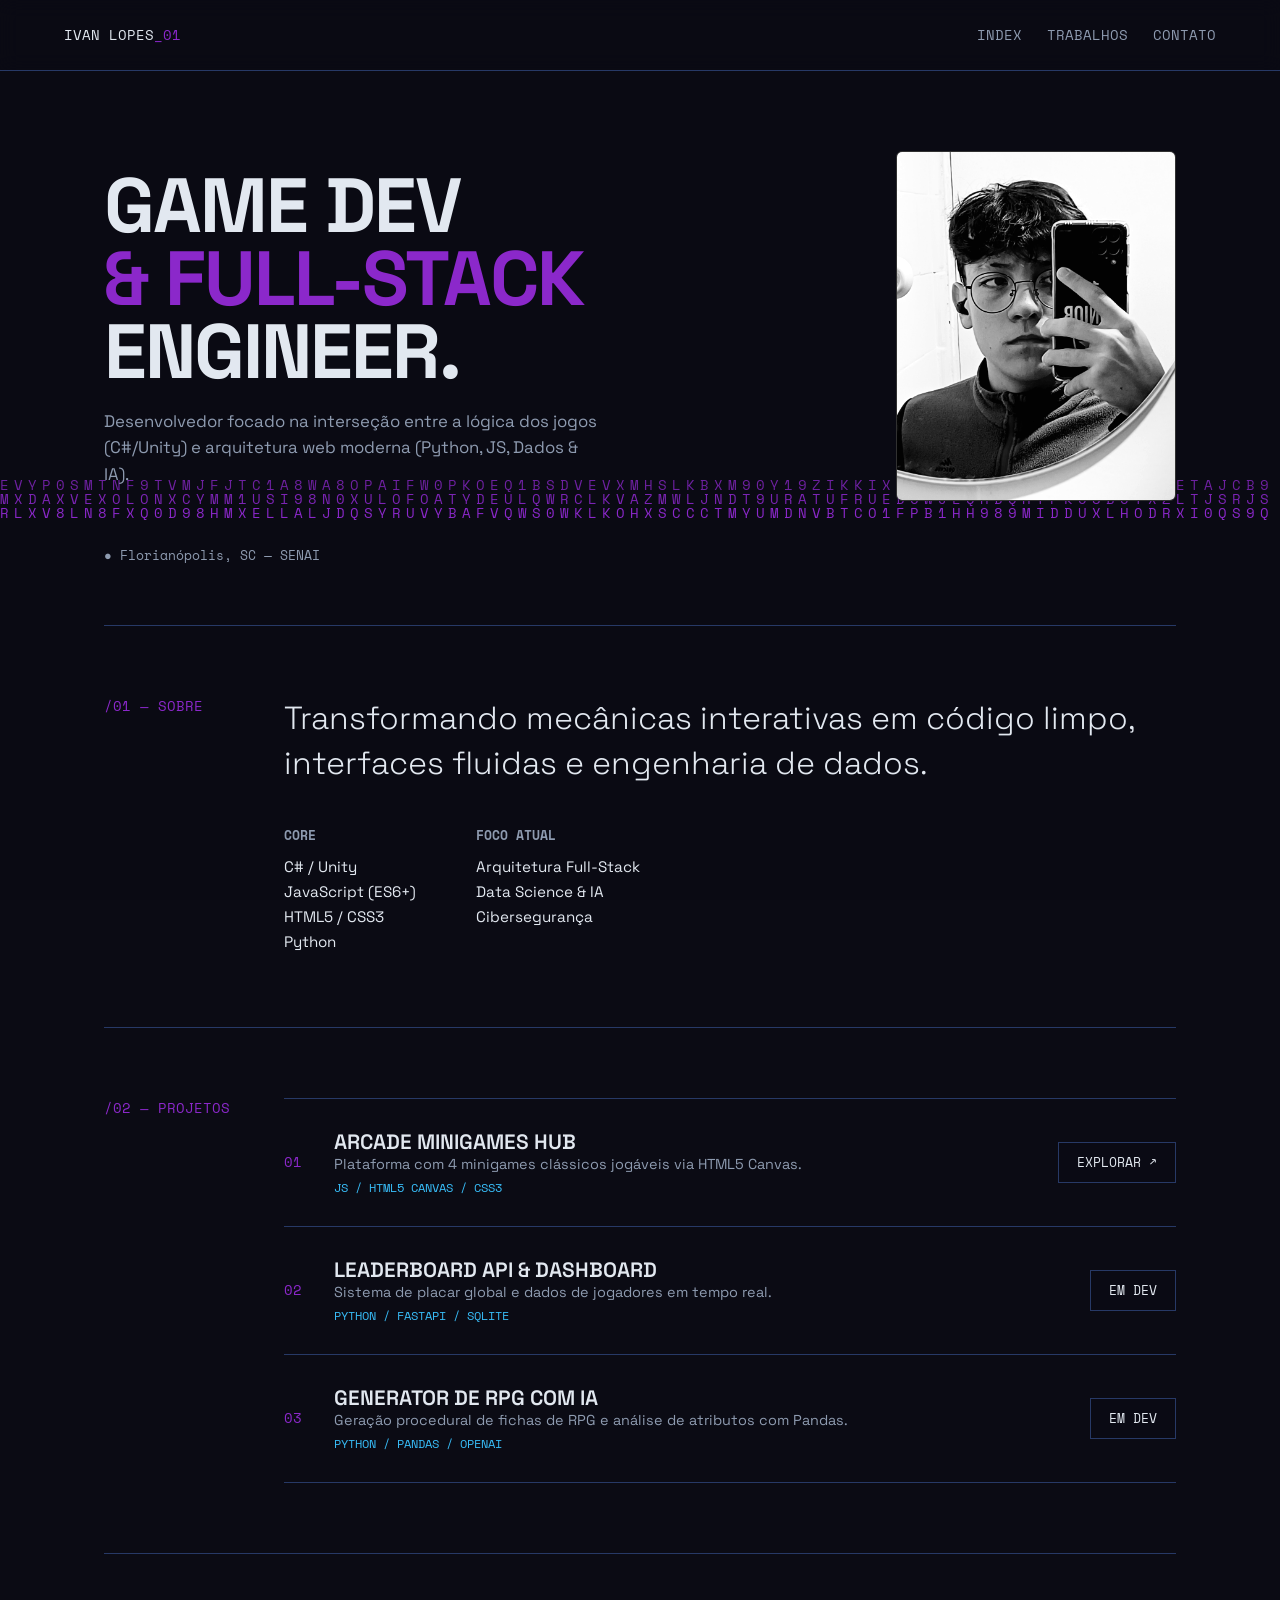
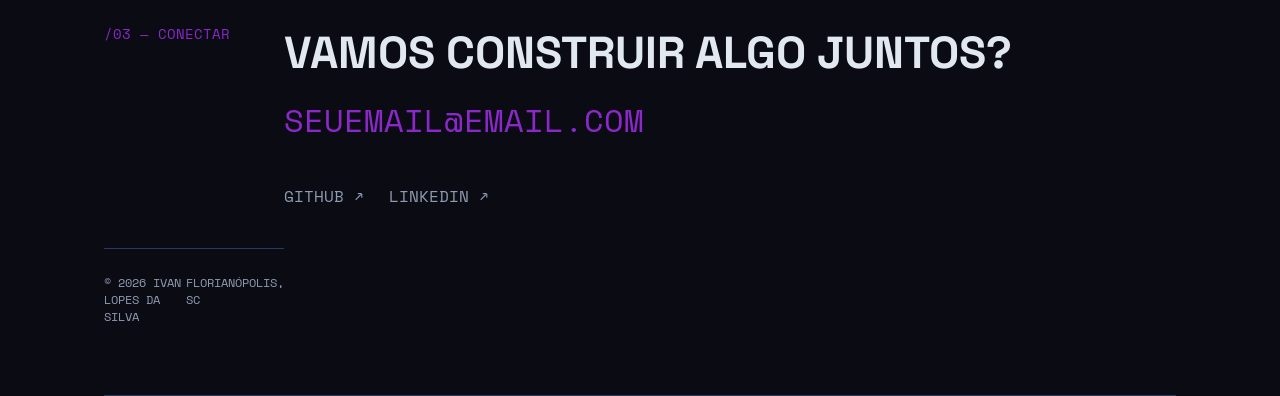
<file: index.html>
<!DOCTYPE html>
<html lang="pt-BR">
<head>
    <meta charset="UTF-8">
    <meta name="viewport" content="width=device-width, initial-scale=1.0">
    <title>Ivan Lopes | Game Dev & Full-Stack</title>
    <link rel="preconnect" href="https://fonts.googleapis.com">
    <link rel="preconnect" href="https://fonts.gstatic.com" crossorigin>
    <link href="https://fonts.googleapis.com/css2?family=Space+Grotesk:wght@400;600;700&family=Space+Mono:wght@400;700&display=swap" rel="stylesheet">
    <link rel="stylesheet" href="style.css">
</head>
<body>

    <!-- Canvas de Chuva Digital no Fundo -->
    <canvas id="bgCanvas"></canvas>

    <header>
        <div class="brand-id">IVAN LOPES<span>_01</span></div>
        <nav>
            <a href="#sobre">INDEX</a>
            <a href="#projetos">TRABALHOS</a>
            <a href="#contato">CONTATO</a>
        </nav>
    </header>

    <main>
        <section class="hero-editorial">
            <div class="hero-layout">
                <div class="hero-text-block">
                    <h1 class="hero-title">
                        GAME DEV<br>
                        <span class="purple-accent">& FULL-STACK</span><br>
                        ENGINEER.
                    </h1>
                    <p class="bio-text">
                        Desenvolvedor focado na interseção entre a lógica dos jogos (C#/Unity) e arquitetura web moderna (Python, JS, Dados & IA).
                    </p>
                </div>
                <div class="hero-image-block">
                    <img src="foto.jpg" alt="Ivan Lopes" class="profile-photo">
                </div>
            </div>

            <div class="hero-meta">
                <p>● Florianópolis, SC — SENAI</p>
            </div>
        </section>

        <section id="sobre" class="editorial-section">
            <div class="section-label">/01 — SOBRE</div>
            <div class="editorial-content">
                <p class="big-statement">
                    Transformando mecânicas interativas em código limpo, interfaces fluidas e engenharia de dados.
                </p>
                <div class="skills-list">
                    <div class="skill-column">
                        <h4>CORE</h4>
                        <ul>
                            <li>C# / Unity</li>
                            <li>JavaScript (ES6+)</li>
                            <li>HTML5 / CSS3</li>
                            <li>Python</li>
                        </ul>
                    </div>
                    <div class="skill-column">
                        <h4>FOCO ATUAL</h4>
                        <ul>
                            <li>Arquitetura Full-Stack</li>
                            <li>Data Science & IA</li>
                            <li>Cibersegurança</li>
                        </ul>
                    </div>
                </div>
            </div>
        </section>

        <section id="projetos" class="editorial-section">
            <div class="section-label">/02 — PROJETOS</div>
            <div class="project-list">
                
                <article class="project-item">
                    <span class="p-num">01</span>
                    <div class="p-info">
                        <h3>ARCADE MINIGAMES HUB</h3>
                        <p>Plataforma com 4 minigames clássicos jogáveis via HTML5 Canvas.</p>
                        <div class="p-techs">JS / HTML5 CANVAS / CSS3</div>
                    </div>
                    <a href="minigames.html" class="p-action">EXPLORAR ↗</a>
                </article>

                <article class="project-item">
                    <span class="p-num">02</span>
                    <div class="p-info">
                        <h3>LEADERBOARD API & DASHBOARD</h3>
                        <p>Sistema de placar global e dados de jogadores em tempo real.</p>
                        <div class="p-techs">PYTHON / FASTAPI / SQLITE</div>
                    </div>
                    <a href="#" class="p-action">EM DEV</a>
                </article>

                <article class="project-item">
                    <span class="p-num">03</span>
                    <div class="p-info">
                        <h3>GENERATOR DE RPG COM IA</h3>
                        <p>Geração procedural de fichas de RPG e análise de atributos com Pandas.</p>
                        <div class="p-techs">PYTHON / PANDAS / OPENAI</div>
                    </div>
                    <a href="#" class="p-action">EM DEV</a>
                </article>

            </div>
        </section>

        <footer id="contato" class="editorial-section">
            <div class="section-label">/03 — CONECTAR</div>
            <div class="footer-main">
                <h2>VAMOS CONSTRUIR ALGO JUNTOS?</h2>
                <a href="mailto:seuemail@email.com" class="email-link">SEUEMAIL@EMAIL.COM</a>
                
                <div class="footer-nav">
                    <a href="https://github.com" target="_blank">GITHUB ↗</a>
                    <a href="https://linkedin.com" target="_blank">LINKEDIN ↗</a>
                </div>
            </div>
            <div class="copyright-line">
                <span>© 2026 IVAN LOPES DA SILVA</span>
                <span>FLORIANÓPOLIS, SC</span>
            </div>
        </footer>
    </main>

    <script>
        const bgCanvas = document.getElementById('bgCanvas');
        const bgCtx = bgCanvas.getContext('2d');

        function resizeCanvas() {
            bgCanvas.width = window.innerWidth;
            bgCanvas.height = window.innerHeight;
        }
        resizeCanvas();
        window.addEventListener('resize', resizeCanvas);

        const chars = '0189ABCDEFHIJKLMNOPQRSTUVWXYZ';
        const fontSize = 14;
        let columns = Math.floor(bgCanvas.width / fontSize);
        let drops = Array(columns).fill(1);

        function drawBackground() {
            bgCtx.fillStyle = 'rgba(11, 11, 20, 0.12)';
            bgCtx.fillRect(0, 0, bgCanvas.width, bgCanvas.height);

            bgCtx.fillStyle = '#8b28ca';
            bgCtx.font = fontSize + 'px "Space Mono"';

            for (let i = 0; i < drops.length; i++) {
                const text = chars[Math.floor(Math.random() * chars.length)];
                bgCtx.fillText(text, i * fontSize, drops[i] * fontSize);

                if (drops[i] * fontSize > bgCanvas.height && Math.random() > 0.975) {
                    drops[i] = 0;
                }
                drops[i]++;
            }
        }
        setInterval(drawBackground, 40);
    </script>
</body>
</html>
</file>
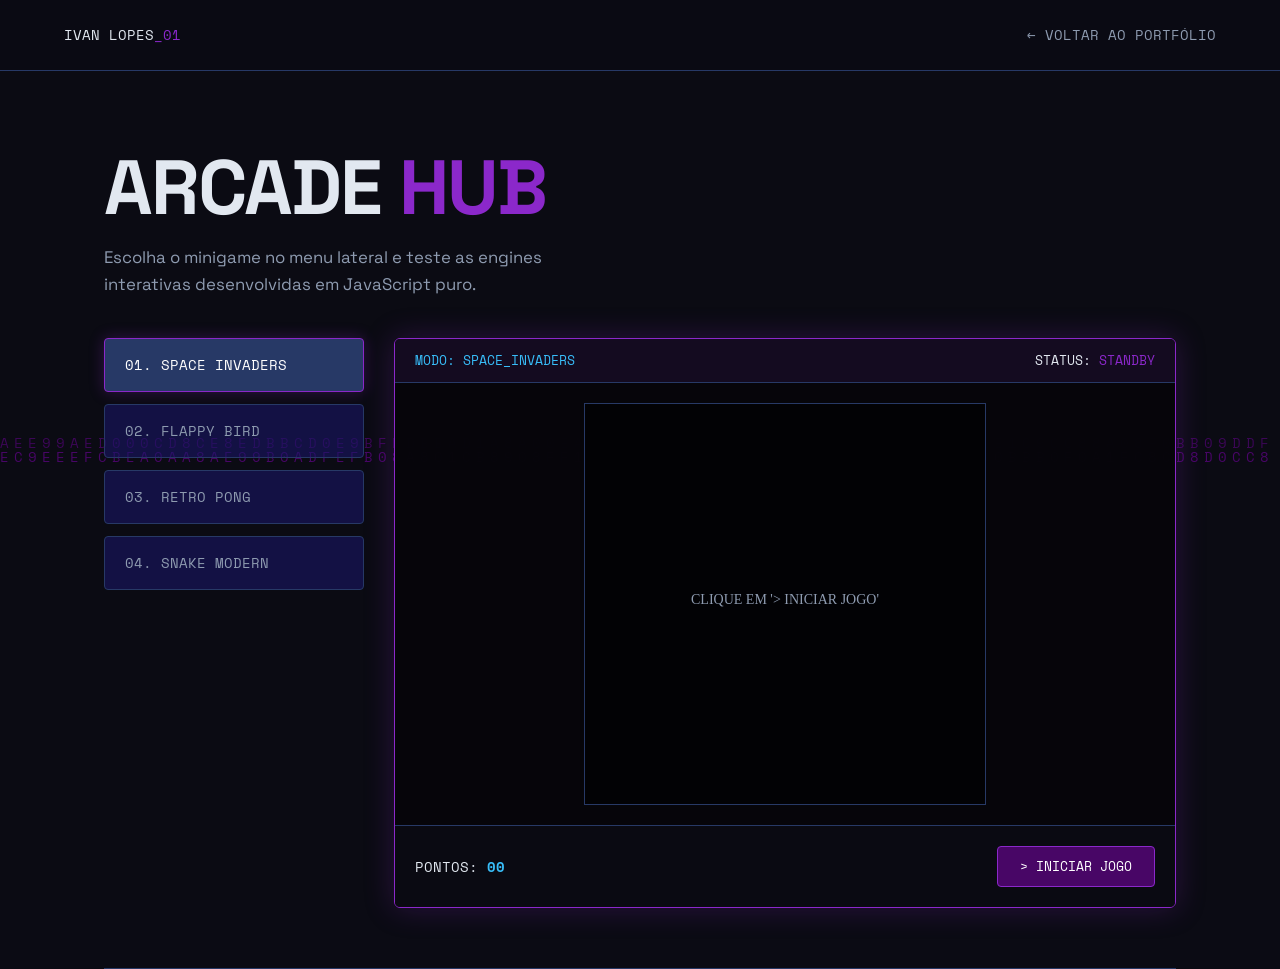
<file: minigames.html>
<!DOCTYPE html>
<html lang="pt-BR">
<head>
    <meta charset="UTF-8">
    <meta name="viewport" content="width=device-width, initial-scale=1.0">
    <title>Arcade Hub | Ivan Lopes</title>
    <link rel="preconnect" href="https://fonts.googleapis.com">
    <link rel="preconnect" href="https://fonts.gstatic.com" crossorigin>
    <link href="https://fonts.googleapis.com/css2?family=Space+Grotesk:wght@400;700&family=Space+Mono:wght@400;700&display=swap" rel="stylesheet">
    <link rel="stylesheet" href="style.css">
    <style>
        .arcade-layout {
            display: grid;
            grid-template-columns: 260px 1fr;
            gap: 30px;
            margin-top: 40px;
            align-items: start;
        }

        .game-selector {
            display: flex;
            flex-direction: column;
            gap: 12px;
        }

        .game-btn {
            font-family: var(--font-mono);
            font-size: 0.85rem;
            text-align: left;
            padding: 16px 20px;
            background: rgba(25, 23, 102, 0.6);
            border: 1px solid var(--line-color);
            color: var(--text-muted);
            cursor: pointer;
            transition: all 0.3s;
            border-radius: 4px;
        }

        .game-btn:hover, .game-btn.active {
            border-color: var(--accent-violet);
            color: #FFF;
            background: var(--surface-hover);
            box-shadow: 0 0 15px rgba(139, 40, 202, 0.3);
        }

        .terminal-box {
            width: 100%;
            background: rgba(0, 0, 0, 0.85);
            border: 1px solid var(--accent-violet);
            border-radius: 6px;
            overflow: hidden;
            box-shadow: 0 0 30px rgba(139, 40, 202, 0.25);
        }

        .terminal-header {
            background: #140b20;
            padding: 12px 20px;
            border-bottom: 1px solid var(--line-color);
            display: flex;
            justify-content: space-between;
            align-items: center;
            font-family: var(--font-mono);
            font-size: 0.8rem;
        }

        .canvas-container {
            display: flex;
            justify-content: center;
            align-items: center;
            padding: 20px;
            background: rgba(7, 6, 12, 0.9);
        }

        #gameCanvas {
            background-color: #020205;
            border: 1px solid var(--line-color);
        }

        .terminal-controls {
            padding: 20px;
            background: rgba(11, 11, 20, 0.95);
            border-top: 1px solid var(--line-color);
            display: flex;
            justify-content: space-between;
            align-items: center;
        }

        .score-display {
            font-family: var(--font-mono);
            font-size: 0.9rem;
        }

        .score-display span {
            color: var(--accent-cyan);
            font-weight: bold;
        }

        .btn-arcade {
            font-family: var(--font-mono);
            font-size: 0.8rem;
            color: #FFF;
            background: var(--accent-purple);
            border: 1px solid var(--accent-violet);
            padding: 10px 22px;
            cursor: pointer;
            border-radius: 4px;
            transition: all 0.3s;
        }

        .btn-arcade:hover {
            background: var(--accent-violet);
            box-shadow: 0 0 15px rgba(139, 40, 202, 0.5);
        }

        @media (max-width: 850px) {
            .arcade-layout { grid-template-columns: 1fr; }
        }
    </style>
</head>
<body>

    <canvas id="bgCanvas"></canvas>

    <header>
        <div class="brand-id">IVAN LOPES<span>_01</span></div>
        <nav>
            <a href="index.html">← VOLTAR AO PORTFÓLIO</a>
        </nav>
    </header>

    <main>
        <section class="hero-editorial">
            <h1 class="hero-title">
                ARCADE <span class="purple-accent">HUB</span>
            </h1>
            <p class="bio-text">
                Escolha o minigame no menu lateral e teste as engines interativas desenvolvidas em JavaScript puro.
            </p>

            <div class="arcade-layout">
                <div class="game-selector">
                    <button class="game-btn active" onclick="switchGame('invaders', this)">01. SPACE INVADERS</button>
                    <button class="game-btn" onclick="switchGame('flappy', this)">02. FLAPPY BIRD</button>
                    <button class="game-btn" onclick="switchGame('pong', this)">03. RETRO PONG</button>
                    <button class="game-btn" onclick="switchGame('snake', this)">04. SNAKE MODERN</button>
                </div>

                <div class="terminal-box">
                    <div class="terminal-header">
                        <div id="gameTitle" style="color: var(--accent-cyan);">MODO: SPACE_INVADERS</div>
                        <div>STATUS: <span id="sysStatus" style="color: var(--accent-violet);">STANDBY</span></div>
                    </div>

                    <div class="canvas-container">
                        <canvas id="gameCanvas" width="400" height="400"></canvas>
                    </div>

                    <div class="terminal-controls">
                        <div class="score-display">
                            PONTOS: <span id="score">00</span>
                        </div>
                        <button id="startBtn" class="btn-arcade">> INICIAR JOGO</button>
                    </div>
                </div>
            </div>
        </section>
    </main>

    <script>
        const bgCanvas = document.getElementById('bgCanvas');
        const bgCtx = bgCanvas.getContext('2d');
        function resizeBg() {
            bgCanvas.width = window.innerWidth;
            bgCanvas.height = window.innerHeight;
        }
        resizeBg();
        window.addEventListener('resize', resizeBg);

        const chars = '0189ABCDEF';
        const drops = Array(Math.floor(bgCanvas.width / 14)).fill(1);
        setInterval(() => {
            bgCtx.fillStyle = 'rgba(11, 11, 20, 0.2)';
            bgCtx.fillRect(0, 0, bgCanvas.width, bgCanvas.height);
            bgCtx.fillStyle = '#480666';
            bgCtx.font = '14px "Space Mono"';
            drops.forEach((y, i) => {
                bgCtx.fillText(chars[Math.floor(Math.random()*chars.length)], i * 14, y * 14);
                if (y * 14 > bgCanvas.height && Math.random() > 0.975) drops[i] = 0;
                drops[i]++;
            });
        }, 40);

        const canvas = document.getElementById('gameCanvas');
        const ctx = canvas.getContext('2d');
        const scoreEl = document.getElementById('score');
        const startBtn = document.getElementById('startBtn');
        const sysStatus = document.getElementById('sysStatus');
        const gameTitle = document.getElementById('gameTitle');

        let currentGame = 'invaders';
        let gameLoop = null;
        let score = 0;
        let active = false;

        function switchGame(game, btn) {
            stopGame();
            currentGame = game;
            document.querySelectorAll('.game-btn').forEach(b => b.classList.remove('active'));
            btn.classList.add('active');

            const titles = {
                'invaders': 'MODO: SPACE_INVADERS',
                'flappy': 'MODO: FLAPPY_BIRD',
                'pong': 'MODO: RETRO_PONG',
                'snake': 'MODO: SNAKE_MODERN'
            };
            gameTitle.textContent = titles[game];
            resetScreen();
        }

        function resetScreen() {
            active = false;
            sysStatus.textContent = "STANDBY";
            score = 0;
            scoreEl.textContent = "00";
            ctx.fillStyle = '#020205';
            ctx.fillRect(0, 0, canvas.width, canvas.height);
            ctx.fillStyle = '#8e9bb0';
            ctx.font = '14px "Space Mono"';
            ctx.textAlign = 'center';
            ctx.fillText("CLIQUE EM '> INICIAR JOGO'", canvas.width / 2, canvas.height / 2);
        }

        function stopGame() {
            if (gameLoop) clearInterval(gameLoop);
            active = false;
        }

        function startGame() {
            stopGame();
            active = true;
            sysStatus.textContent = "ONLINE";
            score = 0;
            scoreEl.textContent = "00";

            if (currentGame === 'invaders') setupInvaders();
            if (currentGame === 'flappy') setupFlappy();
            if (currentGame === 'pong') setupPong();
            if (currentGame === 'snake') setupSnake();
        }

        function gameOver(msg = "GAME OVER") {
            stopGame();
            sysStatus.textContent = "OFFLINE";
            ctx.fillStyle = 'rgba(7, 6, 12, 0.85)';
            ctx.fillRect(0, 0, canvas.width, canvas.height);
            ctx.fillStyle = '#8b28ca';
            ctx.font = 'bold 16px "Space Mono"';
            ctx.textAlign = 'center';
            ctx.fillText(msg, canvas.width / 2, canvas.height / 2);
        }

        let playerX, bullets, aliens;
        function setupInvaders() {
            playerX = 180; bullets = []; aliens = [];
            for (let r = 0; r < 3; r++) {
                for (let c = 0; c < 6; c++) {
                    aliens.push({ x: c * 50 + 50, y: r * 30 + 40, alive: true });
                }
            }
            gameLoop = setInterval(runInvaders, 30);
        }
        function runInvaders() {
            ctx.fillStyle = '#020205'; ctx.fillRect(0, 0, canvas.width, canvas.height);
            ctx.fillStyle = '#38bdf8'; ctx.fillRect(playerX, 360, 40, 10);

            bullets.forEach((b, i) => {
                b.y -= 7;
                ctx.fillStyle = '#8b28ca'; ctx.fillRect(b.x, b.y, 4, 10);
                if (b.y < 0) bullets.splice(i, 1);
            });

            aliens.forEach(a => {
                if (!a.alive) return;
                ctx.fillStyle = '#273966'; ctx.fillRect(a.x, a.y, 30, 18);
                bullets.forEach((b, bi) => {
                    if (b.x > a.x && b.x < a.x + 30 && b.y > a.y && b.y < a.y + 18) {
                        a.alive = false; bullets.splice(bi, 1);
                        score += 20; scoreEl.textContent = score;
                    }
                });
            });
            if (aliens.every(a => !a.alive)) gameOver("MISSÃO CUMPRIDA!");
        }

        let birdY, birdV, pipes;
        function setupFlappy() {
            birdY = 200; birdV = 0; pipes = [{ x: 400, top: 120, bottom: 120 }];
            gameLoop = setInterval(runFlappy, 30);
        }
        function runFlappy() {
            birdV += 0.55; birdY += birdV;
            if (birdY > canvas.height || birdY < 0) return gameOver();

            ctx.fillStyle = '#020205'; ctx.fillRect(0, 0, canvas.width, canvas.height);
            ctx.fillStyle = '#8b28ca'; ctx.fillRect(80, birdY, 16, 16);

            ctx.fillStyle = '#191766';
            pipes.forEach(p => {
                p.x -= 3;
                ctx.fillRect(p.x, 0, 40, p.top);
                ctx.fillRect(p.x, canvas.height - p.bottom, 40, p.bottom);
                if (p.x < -40) {
                    p.x = 400; p.top = Math.random() * 140 + 40; p.bottom = Math.random() * 140 + 40;
                    score += 10; scoreEl.textContent = score;
                }
                if (80 + 16 > p.x && 80 < p.x + 40 && (birdY < p.top || birdY + 16 > canvas.height - p.bottom)) gameOver();
            });
        }

        let bx, by, bsx, bsy, py, aipy;
        function setupPong() {
            bx = 200; by = 200; bsx = 4; bsy = 3; py = 160; aipy = 160;
            gameLoop = setInterval(runPong, 30);
        }
        function runPong() {
            bx += bsx; by += bsy;
            if (by < 0 || by > canvas.height) bsy *= -1;
            if (aipy + 35 < by) aipy += 2.5; else aipy -= 2.5;
            if (bx < 25 && by > py && by < py + 70) { bsx *= -1; score += 5; scoreEl.textContent = score; }
            if (bx > canvas.width - 25 && by > aipy && by < aipy + 70) bsx *= -1;
            if (bx < 0 || bx > canvas.width) return gameOver();

            ctx.fillStyle = '#020205'; ctx.fillRect(0, 0, canvas.width, canvas.height);
            ctx.fillStyle = '#38bdf8'; ctx.fillRect(15, py, 10, 70);
            ctx.fillStyle = '#8b28ca'; ctx.fillRect(canvas.width - 25, aipy, 10, 70);
            ctx.fillRect(bx, by, 8, 8);
        }

        let snake, food, dx, dy, grid = 20;
        function setupSnake() {
            snake = [{ x: 200, y: 200 }]; food = { x: 100, y: 100 }; dx = grid; dy = 0;
            gameLoop = setInterval(runSnake, 90);
        }
        function runSnake() {
            const head = { x: snake[0].x + dx, y: snake[0].y + dy };
            if (head.x < 0 || head.x >= canvas.width || head.y < 0 || head.y >= canvas.height || snake.some(s => s.x === head.x && s.y === head.y)) return gameOver();
            snake.unshift(head);
            if (head.x === food.x && head.y === food.y) {
                score += 10; scoreEl.textContent = score;
                food = { x: Math.floor(Math.random() * (canvas.width / grid)) * grid, y: Math.floor(Math.random() * (canvas.height / grid)) * grid };
            } else snake.pop();

            ctx.fillStyle = '#020205'; ctx.fillRect(0, 0, canvas.width, canvas.height);
            ctx.fillStyle = '#38bdf8'; ctx.fillRect(food.x, food.y, grid - 2, grid - 2);
            snake.forEach((s, i) => {
                ctx.fillStyle = i === 0 ? '#8b28ca' : '#273966';
                ctx.fillRect(s.x, s.y, grid - 2, grid - 2);
            });
        }

        document.addEventListener('keydown', e => {
            if (!active) return;
            if (currentGame === 'invaders') {
                if (e.key === 'ArrowLeft' && playerX > 10) playerX -= 20;
                if (e.key === 'ArrowRight' && playerX < canvas.width - 50) playerX += 20;
                if (e.key === ' ' || e.key === 'ArrowUp') bullets.push({ x: playerX + 18, y: 360 });
            }
            if (currentGame === 'flappy' && (e.key === ' ' || e.key === 'ArrowUp')) birdV = -7.5;
            if (currentGame === 'pong') {
                if (e.key === 'ArrowUp' && py > 10) py -= 25;
                if (e.key === 'ArrowDown' && py < canvas.height - 80) py += 25;
            }
            if (currentGame === 'snake') {
                if (e.key === 'ArrowUp' && dy === 0) { dx = 0; dy = -grid; }
                if (e.key === 'ArrowDown' && dy === 0) { dx = 0; dy = grid; }
                if (e.key === 'ArrowLeft' && dx === 0) { dx = -grid; dy = 0; }
                if (e.key === 'ArrowRight' && dx === 0) { dx = grid; dy = 0; }
            }
        });

        startBtn.addEventListener('click', startGame);
        resetScreen();
    </script>
</body>
</html>
</file>
<file: style.css>
/* RESET & BASE */
* {
    margin: 0;
    padding: 0;
    box-sizing: border-box;
}

:root {
    --bg-color: #0b0b14;
    --surface-color: #191766;
    --surface-hover: #273966;
    --accent-purple: #480666;
    --accent-violet: #8b28ca;
    --accent-cyan: #38bdf8;
    --text-color: #e2e8f0;
    --text-muted: #8e9bb0;
    --line-color: #273966;
    
    --font-main: 'Space Grotesk', sans-serif;
    --font-mono: 'Space Mono', monospace;
}

html {
    scroll-behavior: smooth;
    background-color: var(--bg-color);
    color: var(--text-color);
    font-family: var(--font-main);
}

body {
    overflow-x: hidden;
    position: relative;
    min-height: 100vh;
}

/* CANVAS DE FUNDO FIXO */
#bgCanvas {
    position: fixed;
    top: 0;
    left: 0;
    width: 100vw;
    height: 100vh;
    z-index: -999;
    pointer-events: none;
}

/* HEADER MINIMALISTA */
header {
    display: flex;
    justify-content: space-between;
    align-items: center;
    padding: 25px 5vw;
    background: rgba(11, 11, 20, 0.9);
    backdrop-filter: blur(10px);
    border-bottom: 1px solid var(--line-color);
    position: sticky;
    top: 0;
    z-index: 100;
    font-family: var(--font-mono);
    font-size: 0.85rem;
}

.brand-id span {
    color: var(--accent-violet);
}

nav {
    display: flex;
    gap: 25px;
}

nav a {
    color: var(--text-muted);
    text-decoration: none;
    transition: color 0.3s;
}

nav a:hover {
    color: var(--accent-cyan);
}

/* MAIN CONTAINER */
main {
    max-width: 1200px;
    margin: 0 auto;
    padding: 0 5vw;
    position: relative;
    z-index: 2;
}

/* HERO EDITORIAL */
.hero-editorial {
    padding: 80px 0 60px 0;
    border-bottom: 1px solid var(--line-color);
}

.hero-layout {
    display: grid;
    grid-template-columns: 1fr 280px;
    gap: 40px;
    align-items: center;
}

.hero-title {
    font-size: clamp(2.5rem, 6vw, 5.5rem);
    font-weight: 700;
    line-height: 0.95;
    text-transform: uppercase;
    letter-spacing: -2px;
}

.purple-accent {
    color: var(--accent-violet);
}

.hero-image-block {
    position: relative;
    width: 100%;
}

.profile-photo {
    width: 100%;
    height: 350px;
    object-fit: cover;
    border-radius: 6px;
    border: 1px solid var(--line-color);
    filter: grayscale(100%) contrast(110%);
    transition: all 0.4s ease;
}

.profile-photo:hover {
    filter: grayscale(0%);
    border-color: var(--accent-violet);
    box-shadow: 0 0 25px rgba(139, 40, 202, 0.3);
}

.hero-meta {
    margin-top: 40px;
    font-family: var(--font-mono);
    font-size: 0.8rem;
    color: var(--text-muted);
}

.bio-text {
    max-width: 500px;
    font-size: 1.05rem;
    color: var(--text-muted);
    line-height: 1.6;
    margin-top: 20px;
}

/* SEÇÕES EDITORIAIS */
.editorial-section {
    display: grid;
    grid-template-columns: 180px 1fr;
    padding: 70px 0;
    border-bottom: 1px solid var(--line-color);
}

.section-label {
    font-family: var(--font-mono);
    font-size: 0.85rem;
    color: var(--accent-violet);
}

.big-statement {
    font-size: clamp(1.3rem, 2.5vw, 2rem);
    font-weight: 300;
    line-height: 1.4;
    margin-bottom: 40px;
}

.skills-list {
    display: flex;
    gap: 60px;
}

.skill-column h4 {
    font-family: var(--font-mono);
    font-size: 0.8rem;
    color: var(--text-muted);
    margin-bottom: 12px;
}

.skill-column ul {
    list-style: none;
}

.skill-column li {
    font-size: 0.95rem;
    margin-bottom: 6px;
}

/* LISTA DE PROJETOS */
.project-list {
    display: flex;
    flex-direction: column;
}

.project-item {
    display: grid;
    grid-template-columns: 50px 1fr auto;
    align-items: center;
    padding: 30px 0;
    border-bottom: 1px solid var(--line-color);
    transition: background 0.3s;
}

.project-item:first-child {
    border-top: 1px solid var(--line-color);
}

.project-item:hover {
    background: rgba(39, 57, 102, 0.15);
}

.p-num {
    font-family: var(--font-mono);
    font-size: 0.85rem;
    color: var(--accent-violet);
}

.p-info h3 {
    font-size: 1.3rem;
    font-weight: 600;
}

.p-info p {
    font-size: 0.9rem;
    color: var(--text-muted);
}

.p-techs {
    font-family: var(--font-mono);
    font-size: 0.75rem;
    color: var(--accent-cyan);
    margin-top: 6px;
}

.p-action {
    font-family: var(--font-mono);
    font-size: 0.8rem;
    color: var(--text-color);
    text-decoration: none;
    padding: 10px 18px;
    border: 1px solid var(--line-color);
    background: rgba(11, 11, 20, 0.8);
    transition: all 0.3s;
}

.p-action:hover {
    border-color: var(--accent-violet);
    color: var(--accent-violet);
}

/* FOOTER */
.footer-main h2 {
    font-size: clamp(1.5rem, 3.5vw, 3rem);
    font-weight: 700;
    margin-bottom: 15px;
}

.email-link {
    display: inline-block;
    font-size: clamp(1.1rem, 2.5vw, 2rem);
    color: var(--accent-violet);
    text-decoration: none;
    font-family: var(--font-mono);
    margin-bottom: 40px;
}

.footer-nav {
    display: flex;
    gap: 25px;
    margin-bottom: 40px;
}

.footer-nav a {
    font-family: var(--font-mono);
    color: var(--text-muted);
    text-decoration: none;
}

.copyright-line {
    display: flex;
    justify-content: space-between;
    font-family: var(--font-mono);
    font-size: 0.75rem;
    color: var(--text-muted);
    padding-top: 25px;
    border-top: 1px solid var(--line-color);
}

@media (max-width: 800px) {
    .hero-layout, .editorial-section, .project-item {
        grid-template-columns: 1fr;
        gap: 20px;
    }
}
</file>
